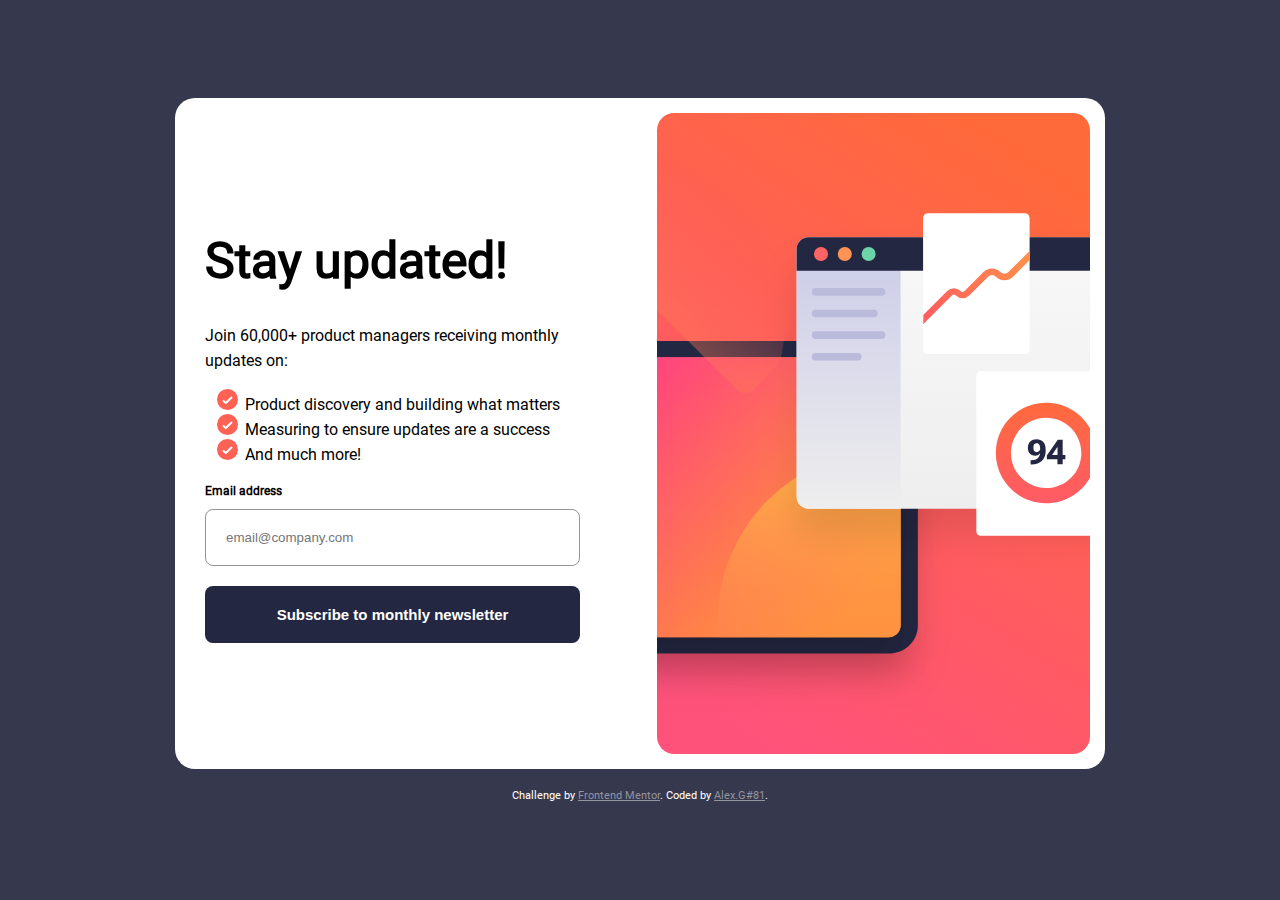
<file: index.html>
<!DOCTYPE html>
<html lang="en">
  <head>
    <meta charset="UTF-8" />
    <meta name="viewport" content="width=device-width, initial-scale=1.0" />
    <!-- displays site properly based on user's device -->
    <link rel="stylesheet" href="styles.css" />
    <link
      rel="icon"
      type="image/png"
      sizes="32x32"
      href="./assets/images/favicon-32x32.png"
    />

    <title>
      Frontend Mentor | Newsletter sign-up form with success message
    </title>
  </head>
  <body>
    <main class="visible">
      <img
        id="hero"
        src="./assets/images/illustration-sign-up-mobile.svg"
        alt=""
      />
      <div class="card">
        <form action="#">
          <h1>Stay updated!</h1>
          <p>Join 60,000+ product managers receiving monthly updates on:</p>
          <ul>
            <li>Product discovery and building what matters</li>
            <li>Measuring to ensure updates are a success</li>
            <li>And much more!</li>
          </ul>
          <label for="email">Email address</label>
          <input
            type="email"
            name="email"
            id="email"
            class="email"
            placeholder="email@company.com"
            autocomplete="email"
          />
          <input type="button" class="button" value="Subscribe to monthly newsletter"></input>
        </form>
        <!-- Sign-up form end -->
      </div>
    </main>

    <div class="success visible invisible">
      <div class="wraper">
        <svg
          xmlns="http://www.w3.org/2000/svg"
          width="64"
          height="64"
          viewBox="0 0 64 64"
        >
          <defs>
            <linearGradient id="a" x1="100%" x2="0%" y1="0%" y2="100%">
              <stop offset="0%" stop-color="#FF6A3A" />
              <stop offset="100%" stop-color="#FF527B" />
            </linearGradient>
          </defs>
          <g fill="none">
            <circle cx="32" cy="32" r="32" fill="url(#a)" />
            <path
              stroke="#FFF"
              stroke-width="4"
              d="m18.286 34.686 8.334 7.98 19.094-18.285"
            />
          </g>
        </svg>
        <h1>Thanks for subscribing!</h1>
        <p>
          A confirmation email has been sent to
          <strong>ash@loremcompany.com</strong>. Please open it and click the
          button inside to confirm your subscription.
        </p>
      </div>
      <button class="button">Dismiss message</button>
    </div>

    <footer class="attribution">
      Challenge by
      <a href="https://www.frontendmentor.io?ref=challenge" target="_blank"
        >Frontend Mentor</a
      >. Coded by <a href="#">Alex.G#81</a>.
    </footer>
    <script src="./script.js"></script>
  </body>
</html>
</file>
<file: styles.css>
:root {
  font-size: 62.5%;
  /*Colors*/
  /* Primary*/
  --tomato: hsl(4, 100%, 67%);

  /*Neutral*/
  --dark-slate-grey: hsl(234, 29%, 20%);
  --charcoal-grey: hsl(235, 18%, 26%);
  --grey: hsl(231, 7%, 60%);
  --white: hsl(0, 0%, 100%);
}

*,
*::before,
*::after {
  box-sizing: border-box;
}

html {
  -moz-text-size-adjust: none;
  -webkit-text-size-adjust: none;
  text-size-adjust: none;
}
@font-face {
  font-family: "Roboto";
  src: url("./assets/fonts/Roboto-Regular.ttf");
}
body {
  margin: 0;
  min-height: 100vh;
  width: 100dvw;
  font-family: "Roboto";
  background-color: var(--charcoal-grey);
  font-size: 1.6rem;
  font-weight: 400;
  display: flex;
  flex-direction: column;
  justify-content: center;
  align-items: center;
}
main {
  width: 100%;
  max-width: 425px;
  min-width: 375px;
  background-color: var(--white);
}

.card {
  max-width: 450px;
  min-width: 375px;
}
#hero {
  width: 100%;
}

form {
  padding: 1rem 2rem;
  margin: 1.5rem 0 3rem;
}

h1 {
  font-size: 4rem;
  font-weight: 700;
}
p {
  font-weight: 500;
  line-height: 2.5rem;
}
ul {
  list-style-image: url("./assets/images/icon-list.svg");
}

label {
  font-size: 1.2rem;
  font-weight: 700;
}
.email {
  width: 100%;
  max-width: 375px;
  padding: 2rem;
  margin: 1rem 0;
  border-radius: 8px;
  border: 1px solid var(--grey);
  display: block;
}
.button {
  max-width: 375px;
  width: 100%;
  padding: 2rem;
  margin: 1rem 0;
  border-radius: 8px;
  border: none;
  color: var(--white);
  background-color: var(--dark-slate-grey);
  font-weight: 700;
  font-size: 1.5rem;
}

.button:hover {
  cursor: pointer;
  background-color: var(--tomato);
}

.danger {
  color: red;
  font-weight: 700;
  font-size: 1.2rem;
}
.error {
  border: 2px solid red;
  color: red;
  background-color: rgba(255, 0, 0, 0.1);
}

.success {
  height: fit-content;
  background-color: var(--white);

  padding: 2.5rem;
  max-width: 500px;
  margin: auto;
  border-radius: 25px;
  padding: 2.5rem;
  display: flex;
  flex-direction: column;
  justify-content: space-evenly;
  align-items: center;
}

.invisible {
  display: none;
}

.attribution {
  margin-top: 2rem;
  font-size: 11px;
  text-align: center;
  color: var(--white);
}
.attribution a {
  color: var(--grey);
}

@media screen and (min-width: 768px) {
  main {
    display: flex;
    flex-direction: row-reverse;
    border-radius: 20px;
    max-width: 930px;
    justify-content: space-evenly;
  }
  .card {
    display: flex;
    flex-direction: column;
    justify-content: space-evenly;
    margin: 1rem;
    width: auto;
    max-width: unset;
    min-width: unset;
  }
  h1 {
    font-size: 5rem;
  }
  #hero {
    content: url("./assets/images/illustration-sign-up-desktop.svg");
    margin: 1.5rem;
    width: 50%;
  }
}
</file>
